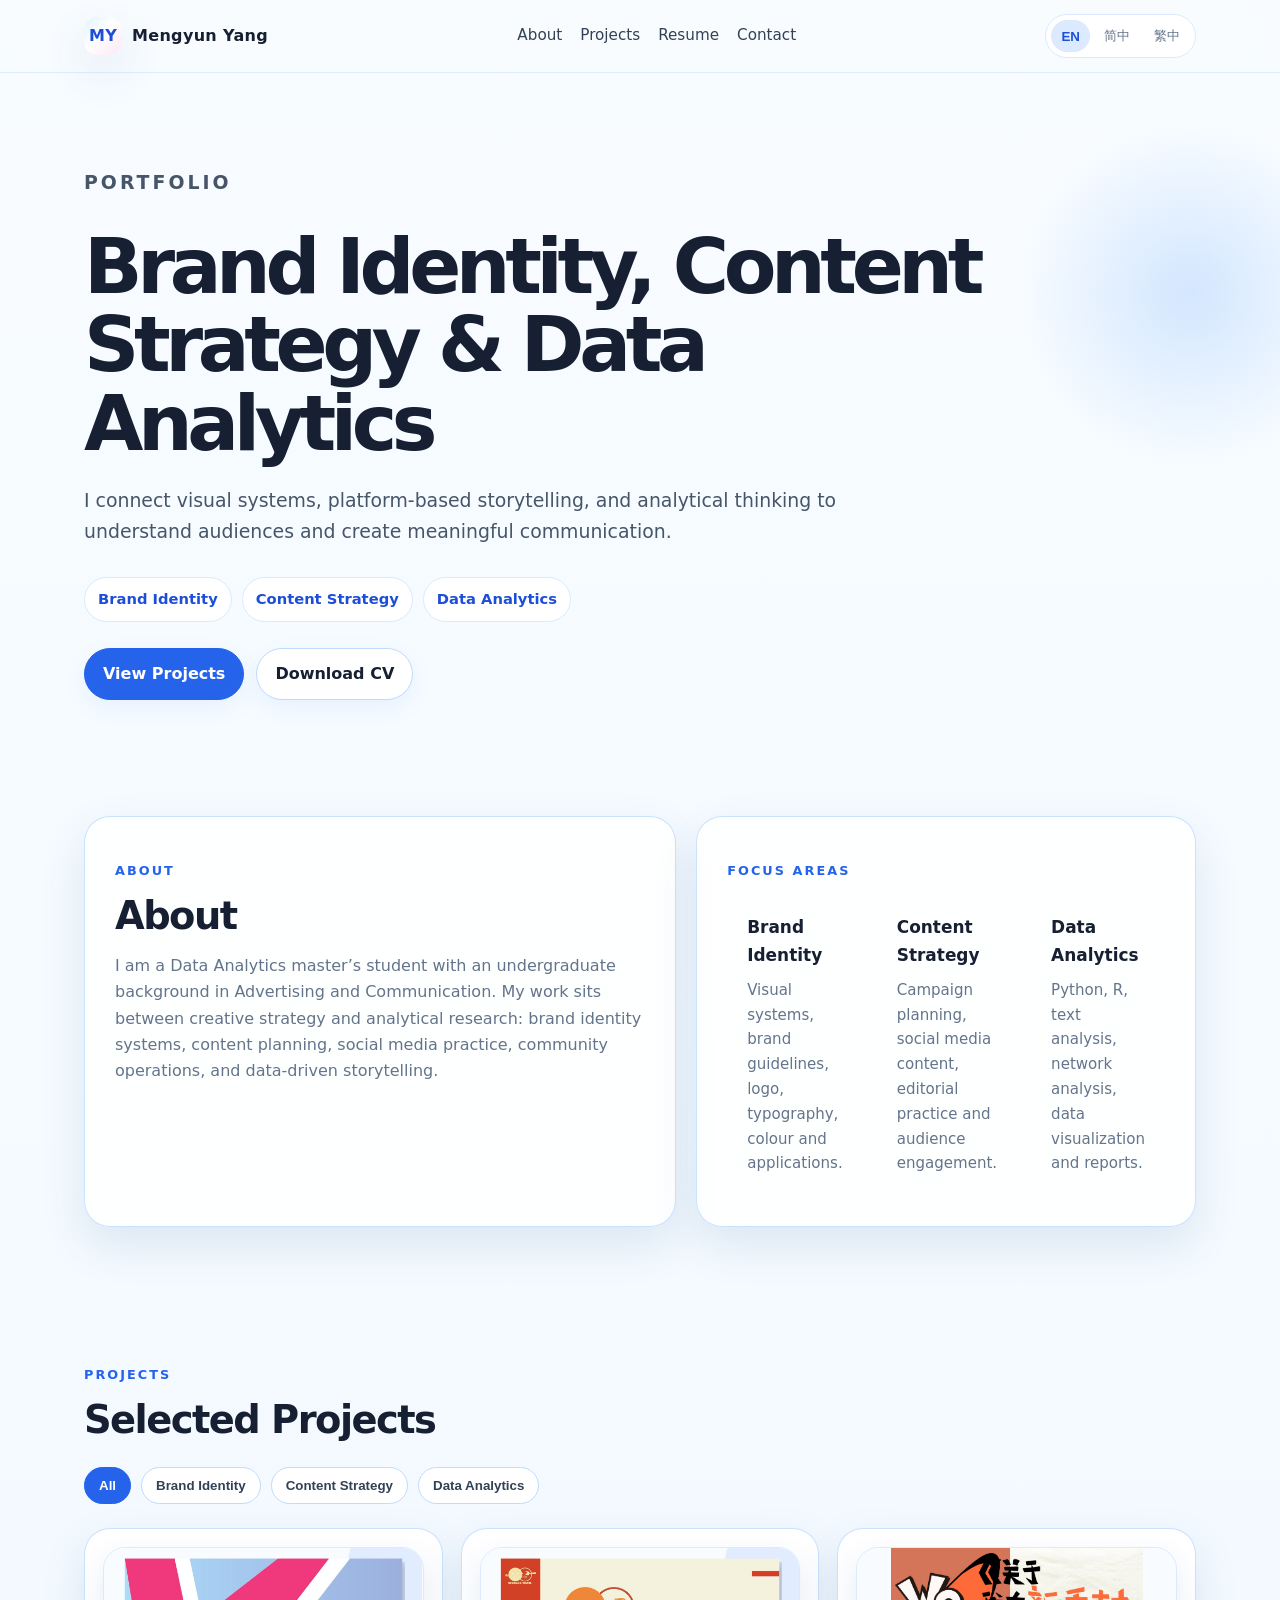
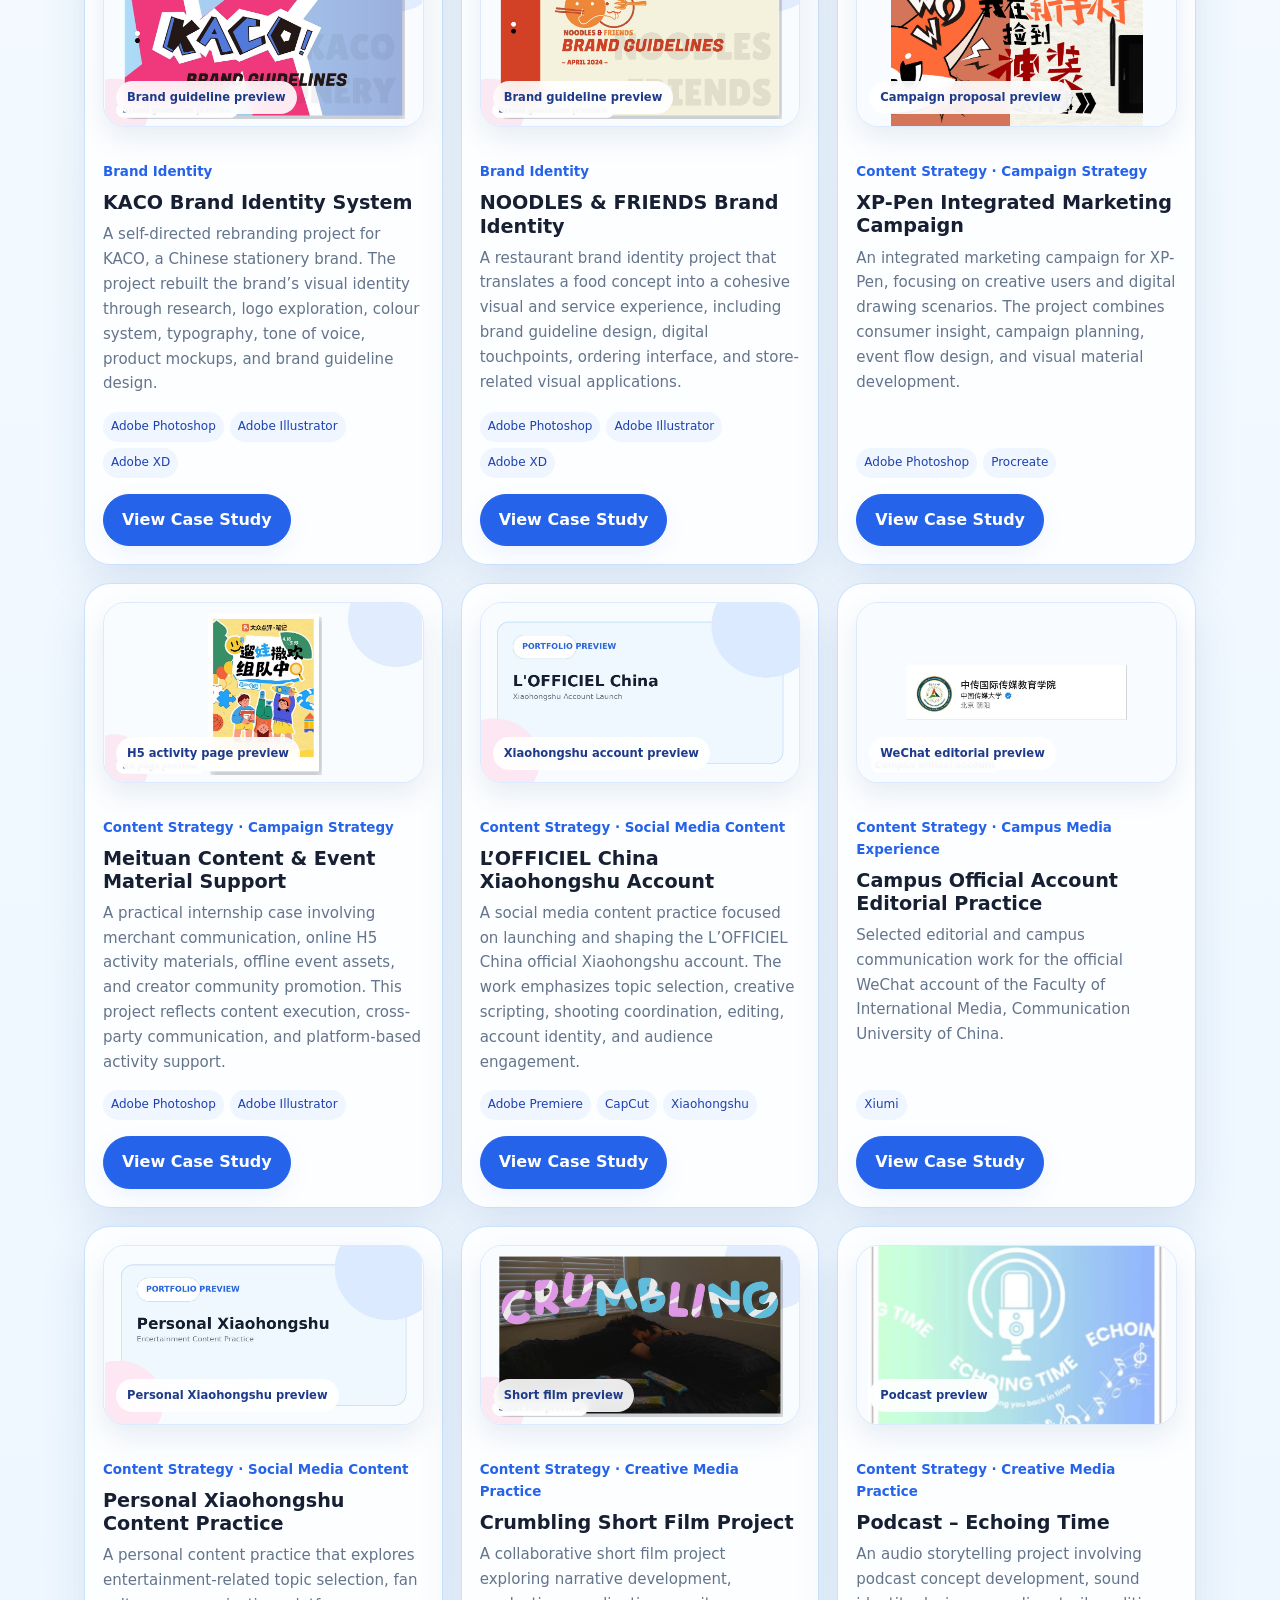
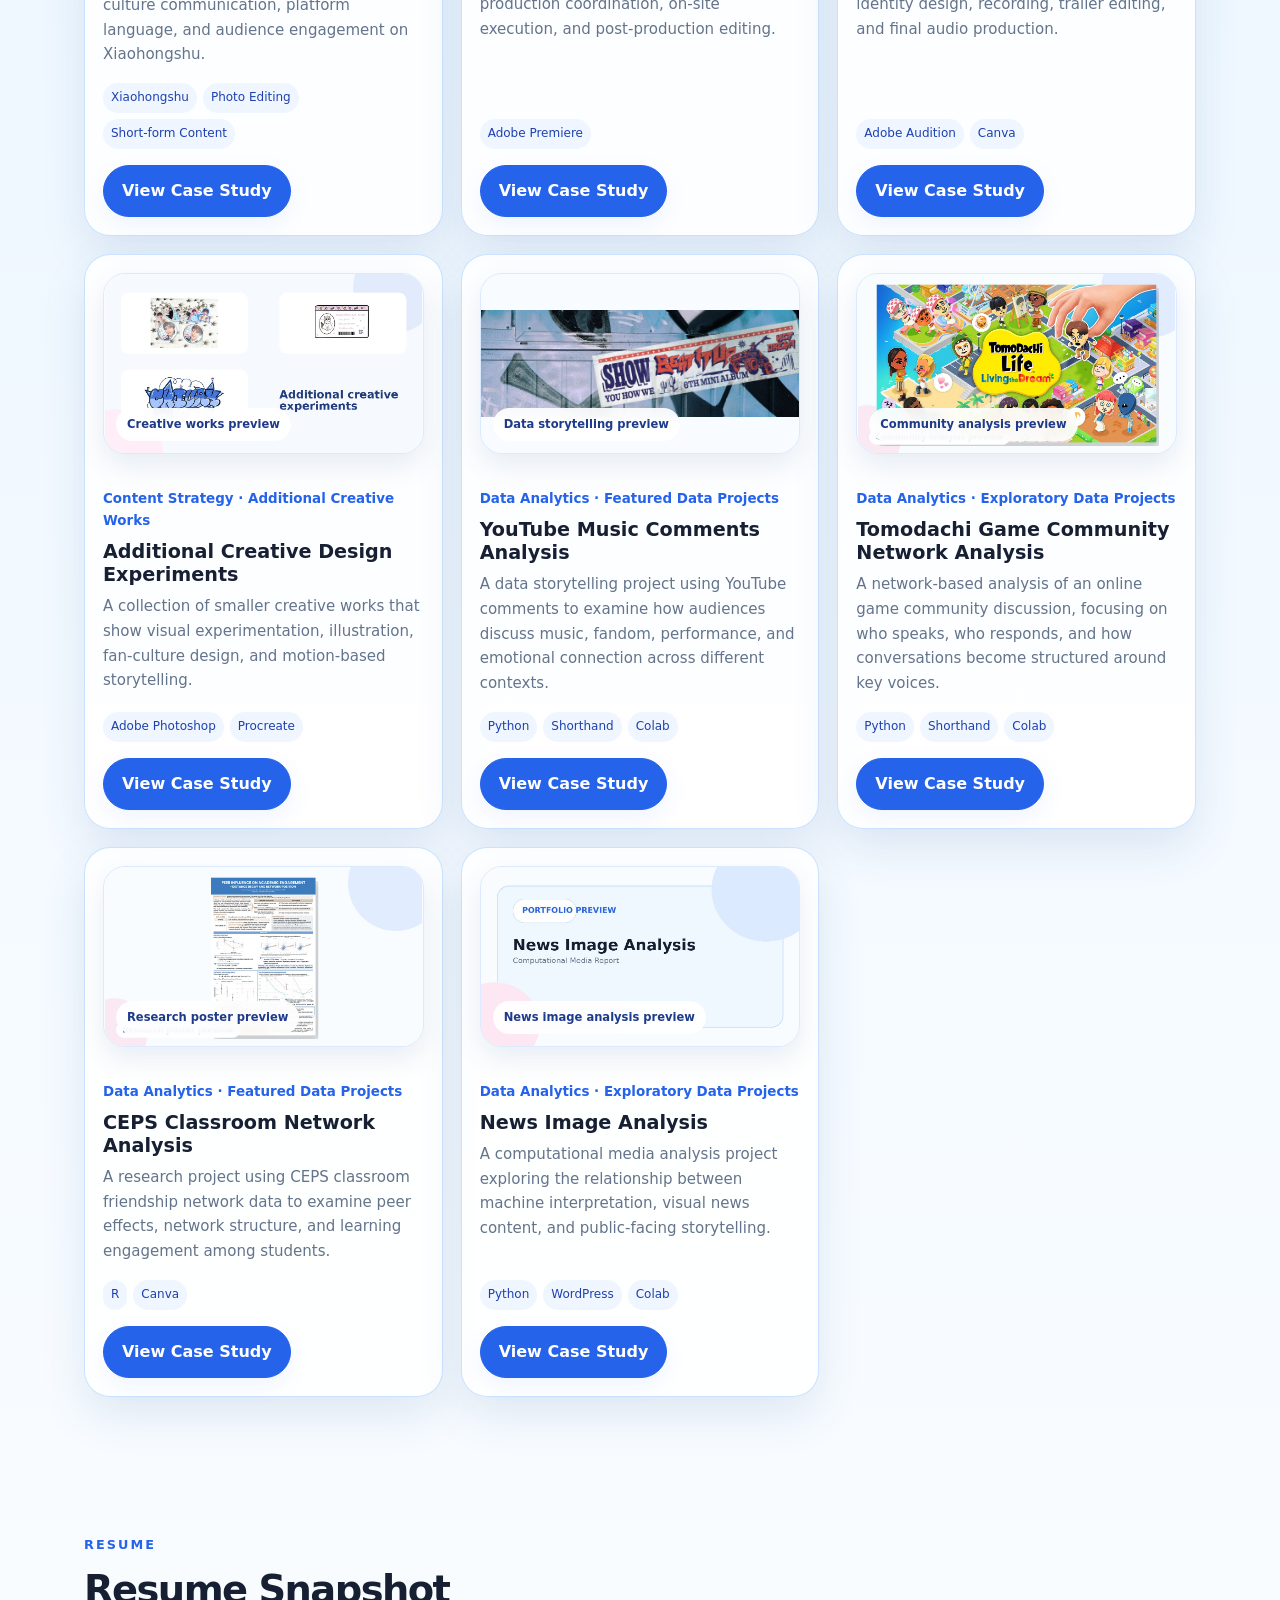
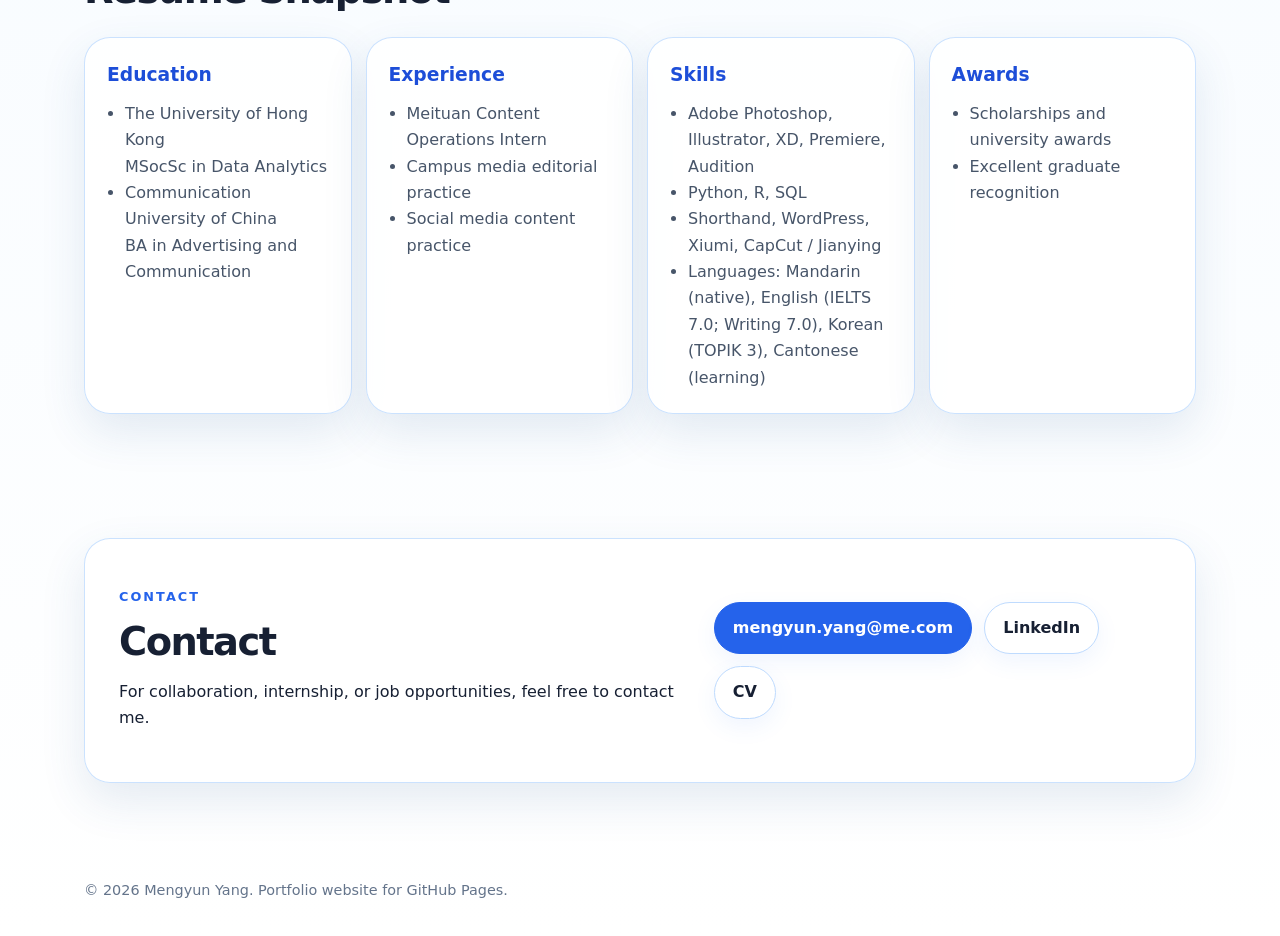
<file: index.html>
<!doctype html>
<html lang="en" data-theme="light">
<head>
  <meta charset="utf-8" />
  <meta name="viewport" content="width=device-width,initial-scale=1" />
  <title>Mengyun Yang | Brand Identity, Content Strategy & Data Analytics Portfolio</title>
  <meta name="description" content="Mengyun Yang's portfolio in brand identity, content strategy, and data analytics." />
  <link rel="stylesheet" href="assets/css/styles.css" />
</head>
<body>
<header class="site-header">
  <div class="container nav-shell">
    <a class="brand" href="#home"><span class="brand-mark">MY</span><span>Mengyun Yang</span></a>
    <nav class="nav" aria-label="Primary navigation">
      <a href="#about" data-i18n="nav.about">About</a>
      <a href="#projects" data-i18n="nav.projects">Projects</a>
      <a href="#resume" data-i18n="nav.resume">Resume</a>
      <a href="#contact" data-i18n="nav.contact">Contact</a>
    </nav>
    <div class="lang" aria-label="Language switcher">
      <button data-lang-btn="en">EN</button>
      <button data-lang-btn="zh">简中</button>
      <button data-lang-btn="zhHant">繁中</button>
    </div>
  </div>
</header>
<main id="main">
  <section class="hero" id="home">
    <div class="container">
      <p class="kicker" data-i18n="introKicker">Portfolio</p>
      <h1 data-i18n="heroTitle">Brand Identity, Content Strategy & Data Analytics</h1>
      <p data-i18n="heroSub">I connect visual systems, platform-based storytelling, and analytical thinking to understand audiences and create meaningful communication.</p>
      <div class="chip-row">
        <span class="chip" data-i18n="categories.brand">Brand Identity</span>
        <span class="chip" data-i18n="categories.content">Content Strategy</span>
        <span class="chip" data-i18n="categories.data">Data Analytics</span>
      </div>
      <div class="actions">
        <a class="btn primary" href="#projects" data-i18n="viewProjects">View Projects</a>
        <a class="btn" href="https://drive.google.com/file/d/1WSJ5voSYY0S9vSKvdIDeErnKqBrkZxBO/view?usp=drive_link" target="_blank" rel="noopener" data-i18n="downloadCV">Download CV</a>
      </div>
    </div>
  </section>

  <section class="section" id="about">
    <div class="container about-grid">
      <article class="card about-card">
        <p class="kicker" data-i18n="nav.about">About</p>
        <h2 data-i18n="aboutTitle">About</h2>
        <p class="lead" data-i18n="aboutBody">I am a Data Analytics master’s student with an undergraduate background in Advertising and Communication.</p>
      </article>
      <aside class="card about-card">
        <p class="kicker" data-i18n="skillsTitle">Focus Areas</p>
        <div class="focus-grid">
          <div class="focus"><h3 data-i18n="categories.brand">Brand Identity</h3><p>Visual systems, brand guidelines, logo, typography, colour and applications.</p></div>
          <div class="focus"><h3 data-i18n="categories.content">Content Strategy</h3><p>Campaign planning, social media content, editorial practice and audience engagement.</p></div>
          <div class="focus"><h3 data-i18n="categories.data">Data Analytics</h3><p>Python, R, text analysis, network analysis, data visualization and reports.</p></div>
        </div>
      </aside>
    </div>
  </section>

  <section class="section" id="projects">
    <div class="container">
      <div class="section-head">
        <div><p class="kicker" data-i18n="nav.projects">Projects</p><h2>Selected Projects</h2></div>
      </div>
      <div class="filters" aria-label="Project filters">
        <button class="filter active" data-filter="all">All</button>
        <button class="filter" data-filter="brand">Brand Identity</button>
        <button class="filter" data-filter="content">Content Strategy</button>
        <button class="filter" data-filter="data">Data Analytics</button>
      </div>
      <div id="projects-grid" class="project-grid"></div>
    </div>
  </section>

  <section class="section" id="resume">
    <div class="container">
      <div class="section-head"><div><p class="kicker" data-i18n="nav.resume">Resume</p><h2 data-i18n="resumeTitle">Resume Snapshot</h2></div></div>
      <div class="resume-grid">
        <div class="card resume-box"><h3 data-i18n="education">Education</h3><ul><li>The University of Hong Kong<br><span>MSocSc in Data Analytics</span></li><li>Communication University of China<br><span>BA in Advertising and Communication</span></li></ul></div>
        <div class="card resume-box"><h3 data-i18n="experience">Experience</h3><ul><li>Meituan Content Operations Intern</li><li>Campus media editorial practice</li><li>Social media content practice</li></ul></div>
        <div class="card resume-box"><h3 data-i18n="skills">Skills</h3><ul><li>Adobe Photoshop, Illustrator, XD, Premiere, Audition</li><li>Python, R, SQL</li><li>Shorthand, WordPress, Xiumi, CapCut / Jianying</li><li>Languages: Mandarin (native), English (IELTS 7.0; Writing 7.0), Korean (TOPIK 3), Cantonese (learning)</li></ul></div>
        <div class="card resume-box"><h3 data-i18n="awards">Awards</h3><ul><li>Scholarships and university awards</li><li>Excellent graduate recognition</li></ul></div>
      </div>
    </div>
  </section>

  <section class="section" id="contact">
    <div class="container">
      <div class="card contact-card">
        <div><p class="kicker" data-i18n="nav.contact">Contact</p><h2 data-i18n="contactTitle">Contact</h2><p data-i18n="contactBody">For collaboration, internship, or job opportunities, feel free to contact me.</p></div>
        <div class="actions"><a class="btn primary" href="mailto:mengyun.yang@me.com">mengyun.yang@me.com</a><a class="btn" href="https://www.linkedin.com/in/mengyun-yang-375ba124b/" target="_blank" rel="noopener">LinkedIn</a><a class="btn" href="https://drive.google.com/file/d/1WSJ5voSYY0S9vSKvdIDeErnKqBrkZxBO/view?usp=drive_link" target="_blank" rel="noopener">CV</a></div>
      </div>
    </div>
  </section>
</main>
<footer class="footer"><div class="container">© <span id="year"></span> Mengyun Yang. Portfolio website for GitHub Pages.</div></footer>
<script>document.getElementById('year').textContent=new Date().getFullYear()</script>
<script src="assets/js/data.js"></script>
<script src="assets/js/main.js"></script>
</body>
</html>
</file>
<file: assets/css/styles.css>
:root{
  --bg:#f7fbff;--paper:#ffffff;--ink:#172033;--muted:#64748b;--line:#dbeafe;--blue:#3b82f6;--blue2:#93c5fd;--pink:#f7c6d8;--shadow:0 18px 45px rgba(41,87,145,.12);--radius:26px;--max:1160px;
}
*{box-sizing:border-box}html{scroll-behavior:smooth}body{margin:0;background:linear-gradient(180deg,#f8fcff 0%,#eef7ff 55%,#fff 100%);font-family:Inter,ui-sans-serif,system-ui,-apple-system,BlinkMacSystemFont,"Segoe UI",sans-serif;color:var(--ink);line-height:1.65}a{color:inherit;text-decoration:none}.container{max-width:var(--max);margin:0 auto;padding:0 24px}.site-header{position:sticky;top:0;z-index:10;backdrop-filter:blur(18px);background:rgba(248,252,255,.78);border-bottom:1px solid rgba(219,234,254,.9)}.nav-shell{height:72px;display:flex;align-items:center;justify-content:space-between;gap:22px}.brand{display:flex;align-items:center;gap:10px;font-weight:750;letter-spacing:.02em}.brand-mark{display:grid;place-items:center;width:38px;height:38px;border-radius:14px;background:linear-gradient(135deg,#e0f2fe,#fff 45%,#fce7f3);box-shadow:var(--shadow);color:#1d4ed8}.nav{display:flex;align-items:center;gap:18px;color:#334155;font-size:.95rem}.nav a:hover{color:#1d4ed8}.lang{display:flex;gap:4px;padding:5px;border:1px solid #dbeafe;border-radius:999px;background:#fff}.lang button{border:0;background:transparent;border-radius:999px;padding:7px 10px;color:#64748b;cursor:pointer}.lang button.active{background:#dbeafe;color:#1d4ed8;font-weight:700}.hero{padding:94px 0 54px;position:relative;overflow:hidden}.hero:before{content:"";position:absolute;right:-100px;top:30px;width:380px;height:380px;border-radius:50%;background:radial-gradient(circle,#bfdbfe,transparent 64%);opacity:.65}.kicker{color:#2563eb;font-weight:750;letter-spacing:.16em;text-transform:uppercase;font-size:.8rem}.hero h1{font-size:clamp(2.6rem,6vw,5.8rem);line-height:1.02;margin:16px 0 22px;letter-spacing:-.07em;max-width:980px}.hero p{font-size:1.18rem;color:#475569;max-width:760px;margin:0 0 30px}.chip-row{display:flex;flex-wrap:wrap;gap:10px;margin:26px 0}.chip{padding:9px 13px;border-radius:999px;background:#fff;border:1px solid #dbeafe;color:#1d4ed8;font-weight:650;font-size:.92rem}.actions{display:flex;flex-wrap:wrap;gap:12px}.btn{display:inline-flex;align-items:center;justify-content:center;gap:8px;padding:12px 18px;border-radius:999px;font-weight:750;border:1px solid #bfdbfe;background:#fff;box-shadow:0 8px 22px rgba(59,130,246,.08);transition:.2s}.btn:hover{transform:translateY(-2px);box-shadow:0 14px 32px rgba(59,130,246,.15)}.btn.primary{background:#2563eb;color:#fff;border-color:#2563eb}.section{padding:62px 0}.section-head{display:flex;align-items:end;justify-content:space-between;gap:20px;margin-bottom:26px}.section h2{font-size:clamp(1.8rem,3vw,2.7rem);line-height:1.12;margin:0;letter-spacing:-.04em}.section p.lead{color:#64748b;max-width:760px}.card{background:rgba(255,255,255,.86);border:1px solid rgba(191,219,254,.8);border-radius:var(--radius);box-shadow:var(--shadow)}.about-grid{display:grid;grid-template-columns:1.2fr .8fr;gap:20px}.about-card{padding:30px}.focus-grid{display:grid;grid-template-columns:repeat(3,1fr);gap:14px}.focus{padding:20px}.focus h3{margin:0 0 8px;font-size:1.06rem}.focus p{margin:0;color:#64748b;font-size:.94rem}.filters{display:flex;flex-wrap:wrap;gap:10px;margin-bottom:24px}.filter{border:1px solid #bfdbfe;background:#fff;color:#334155;border-radius:999px;padding:10px 14px;cursor:pointer;font-weight:700}.filter.active{background:#2563eb;border-color:#2563eb;color:#fff}.project-grid{display:grid;grid-template-columns:repeat(3,1fr);gap:18px}.project-card{padding:18px;display:flex;flex-direction:column;min-height:370px;transition:.2s}.project-card:hover{transform:translateY(-4px)}.cover{height:132px;border-radius:20px;background:linear-gradient(135deg,#dbeafe,#fff 50%,#fce7f3);display:flex;align-items:end;padding:18px;color:#1d4ed8;font-weight:850;font-size:1.38rem;letter-spacing:-.04em;overflow:hidden;position:relative}.cover:after{content:"";position:absolute;right:-28px;top:-36px;width:120px;height:120px;background:rgba(59,130,246,.16);border-radius:38px;transform:rotate(25deg)}.project-card .meta{margin:16px 0 8px;color:#2563eb;font-weight:750;font-size:.84rem}.project-card h3{font-size:1.2rem;margin:0 0 8px;line-height:1.2}.project-card p{color:#64748b;font-size:.94rem;margin:0 0 16px}.project-card .tools{display:flex;gap:6px;flex-wrap:wrap;margin-top:auto}.tool{font-size:.75rem;padding:5px 8px;border-radius:999px;background:#eff6ff;color:#1e40af}.project-card .card-actions{display:flex;gap:8px;flex-wrap:wrap;margin-top:16px}.subsection-title{margin:34px 0 16px;font-size:1.35rem;color:#1e3a8a}.resume-grid{display:grid;grid-template-columns:repeat(4,1fr);gap:14px}.resume-box{padding:22px}.resume-box h3{margin:0 0 10px;color:#1d4ed8}.resume-box ul{padding-left:18px;margin:0;color:#475569}.contact-card{padding:34px;display:flex;justify-content:space-between;align-items:center;gap:20px}.footer{padding:34px 0;color:#64748b;font-size:.9rem}.project-hero{padding:58px 0 28px}.breadcrumbs{color:#64748b;font-size:.9rem;margin-bottom:18px}.project-hero h1{font-size:clamp(2.2rem,5vw,4.8rem);line-height:1;margin:0 0 16px;letter-spacing:-.06em}.project-hero .type{color:#2563eb;font-weight:800}.detail-grid{display:grid;grid-template-columns:1.08fr .92fr;gap:20px;margin:24px 0 52px}.detail-card{padding:28px}.detail-card h2,.detail-card h3{margin-top:0}.side-list{display:grid;gap:12px}.side-row{padding:15px 16px;border-radius:18px;background:#f8fbff;border:1px solid #dbeafe}.side-row strong{display:block;color:#1d4ed8;margin-bottom:4px}.link-list{display:flex;flex-wrap:wrap;gap:10px;margin-top:18px}.embed-wrap{margin-top:18px;border-radius:20px;overflow:hidden;border:1px solid #dbeafe;background:#f8fbff}.embed-wrap iframe{width:100%;height:420px;border:0;display:block}.note{font-size:.9rem;color:#64748b;margin-top:12px}.menu-button{display:none}
@media(max-width:900px){.nav{display:none}.menu-button{display:inline-flex}.about-grid,.detail-grid{grid-template-columns:1fr}.project-grid{grid-template-columns:1fr 1fr}.resume-grid,.focus-grid{grid-template-columns:1fr 1fr}.contact-card{align-items:flex-start;flex-direction:column}.hero{padding-top:68px}}
@media(max-width:620px){.project-grid,.resume-grid,.focus-grid{grid-template-columns:1fr}.container{padding:0 18px}.hero h1{font-size:2.55rem}.nav-shell{height:auto;min-height:70px;flex-wrap:wrap;padding:12px 0}.lang{margin-left:auto}.embed-wrap iframe{height:260px}}

/* Rich case-study previews */
.project-card{min-height:430px}.project-card>.preview-grid.small{margin-bottom:14px}.project-card .cover{display:none}.preview-grid{display:grid;grid-template-columns:repeat(2,1fr);gap:12px;margin:18px 0}.preview-grid.small{grid-template-columns:repeat(2,1fr);gap:8px;margin:0 0 12px}.preview-shot{margin:0;border-radius:18px;overflow:hidden;min-height:170px;background:linear-gradient(135deg,#e0f2fe,#fff 54%,#fce7f3);border:1px solid #dbeafe;box-shadow:0 10px 24px rgba(41,87,145,.08);position:relative}.preview-grid.small .preview-shot{min-height:96px}.preview-shot img{width:100%;height:100%;object-fit:cover;display:block;aspect-ratio:1.35/1}.preview-grid.small .preview-shot img{aspect-ratio:1.65/1}.preview-shot figcaption{position:absolute;left:10px;bottom:10px;padding:6px 9px;border-radius:999px;background:rgba(255,255,255,.86);font-size:.72rem;font-weight:750;color:#1e3a8a;backdrop-filter:blur(8px)}.preview-shot.placeholder{display:flex;flex-direction:column;justify-content:flex-end;padding:18px;color:#1e3a8a}.preview-shot.placeholder:before{content:"";position:absolute;right:-30px;top:-34px;width:105px;height:105px;border-radius:34px;background:rgba(59,130,246,.15);transform:rotate(24deg)}.preview-shot.placeholder:after{content:"";position:absolute;left:18px;top:18px;width:48px;height:48px;border-radius:18px;background:rgba(255,255,255,.75);border:1px solid rgba(191,219,254,.9)}.placeholder-label{font-weight:850;font-size:1.04rem;line-height:1.15;position:relative;z-index:1}.placeholder-sub{font-size:.78rem;color:#64748b;margin-top:6px;position:relative;z-index:1}.case-section{padding:8px 0 22px;border-bottom:1px solid #e0f2fe}.case-section:last-child{border-bottom:0;padding-bottom:0}.case-section h2{font-size:1.45rem;margin:0 0 10px;letter-spacing:-.03em}.case-section p{color:#475569}.rich-detail{grid-template-columns:minmax(0,1.2fr) minmax(280px,.55fr)}.main-case{padding:34px}.sticky-summary{position:sticky;top:92px;align-self:start}.mini-links{display:flex;flex-direction:column;gap:10px;margin-top:18px}.mini-links .btn{width:100%;font-size:.9rem;padding:10px 12px}.main-case .link-list{margin-top:8px}
@media(max-width:900px){.rich-detail{grid-template-columns:1fr}.sticky-summary{position:static}.preview-grid{grid-template-columns:1fr 1fr}}
@media(max-width:620px){.preview-grid,.preview-grid.small{grid-template-columns:1fr}.preview-shot,.preview-grid.small .preview-shot{min-height:150px}}


/* One-image project previews */
.project-card{min-height:420px;}
.project-cover{margin:0 0 16px;border-radius:22px;overflow:hidden;border:1px solid #dbeafe;background:#f8fbff;box-shadow:0 12px 28px rgba(41,87,145,.10);position:relative;}
.project-cover.small{height:170px;}
.project-cover:not(.small){max-width:860px;margin:10px 0 20px;}
.project-cover img{width:100%;height:100%;display:block;object-fit:cover;aspect-ratio:16/10;background:#eef6ff;}
.project-cover:not(.small) img{height:auto;max-height:520px;object-fit:contain;background:#f8fbff;}
.project-cover figcaption{position:absolute;left:12px;bottom:12px;padding:7px 11px;border-radius:999px;background:rgba(255,255,255,.9);font-size:.76rem;font-weight:760;color:#1e3a8a;backdrop-filter:blur(8px)}
/* keep old grid available for future multi-image galleries, but do not use on cards */


/* Local stable preview images */
.project-card{min-height:0;}
.project-card .project-cover.small{height:180px;margin-bottom:16px;}
.project-cover img{background:#f8fbff;}
.project-card:not(:has(.project-cover)) {padding-top:28px;}
@supports not selector(:has(*)) {
  .project-card{min-height:0;}
}


/* Final preview-image fix: every project uses one stable local cover image. */
.project-card{min-height:unset;}
.project-card .project-cover.small{height:auto; aspect-ratio:16/9; margin-bottom:18px; background:#f8fbff;}
.project-cover{background:#f8fbff;}
.project-cover img{width:100%;height:100%;object-fit:contain;display:block;background:#f8fbff;}
.project-cover.small img{aspect-ratio:auto;}
.project-cover figcaption{font-size:.72rem;max-width:calc(100% - 24px);white-space:nowrap;overflow:hidden;text-overflow:ellipsis;}
.project-cover:not(.small){aspect-ratio:16/9;display:flex;align-items:center;justify-content:center;}
.project-cover:not(.small) img{max-height:100%;height:100%;object-fit:contain;}
@media (max-width:720px){.project-card .project-cover.small{aspect-ratio:16/10}.project-cover figcaption{font-size:.68rem}}
</file>
